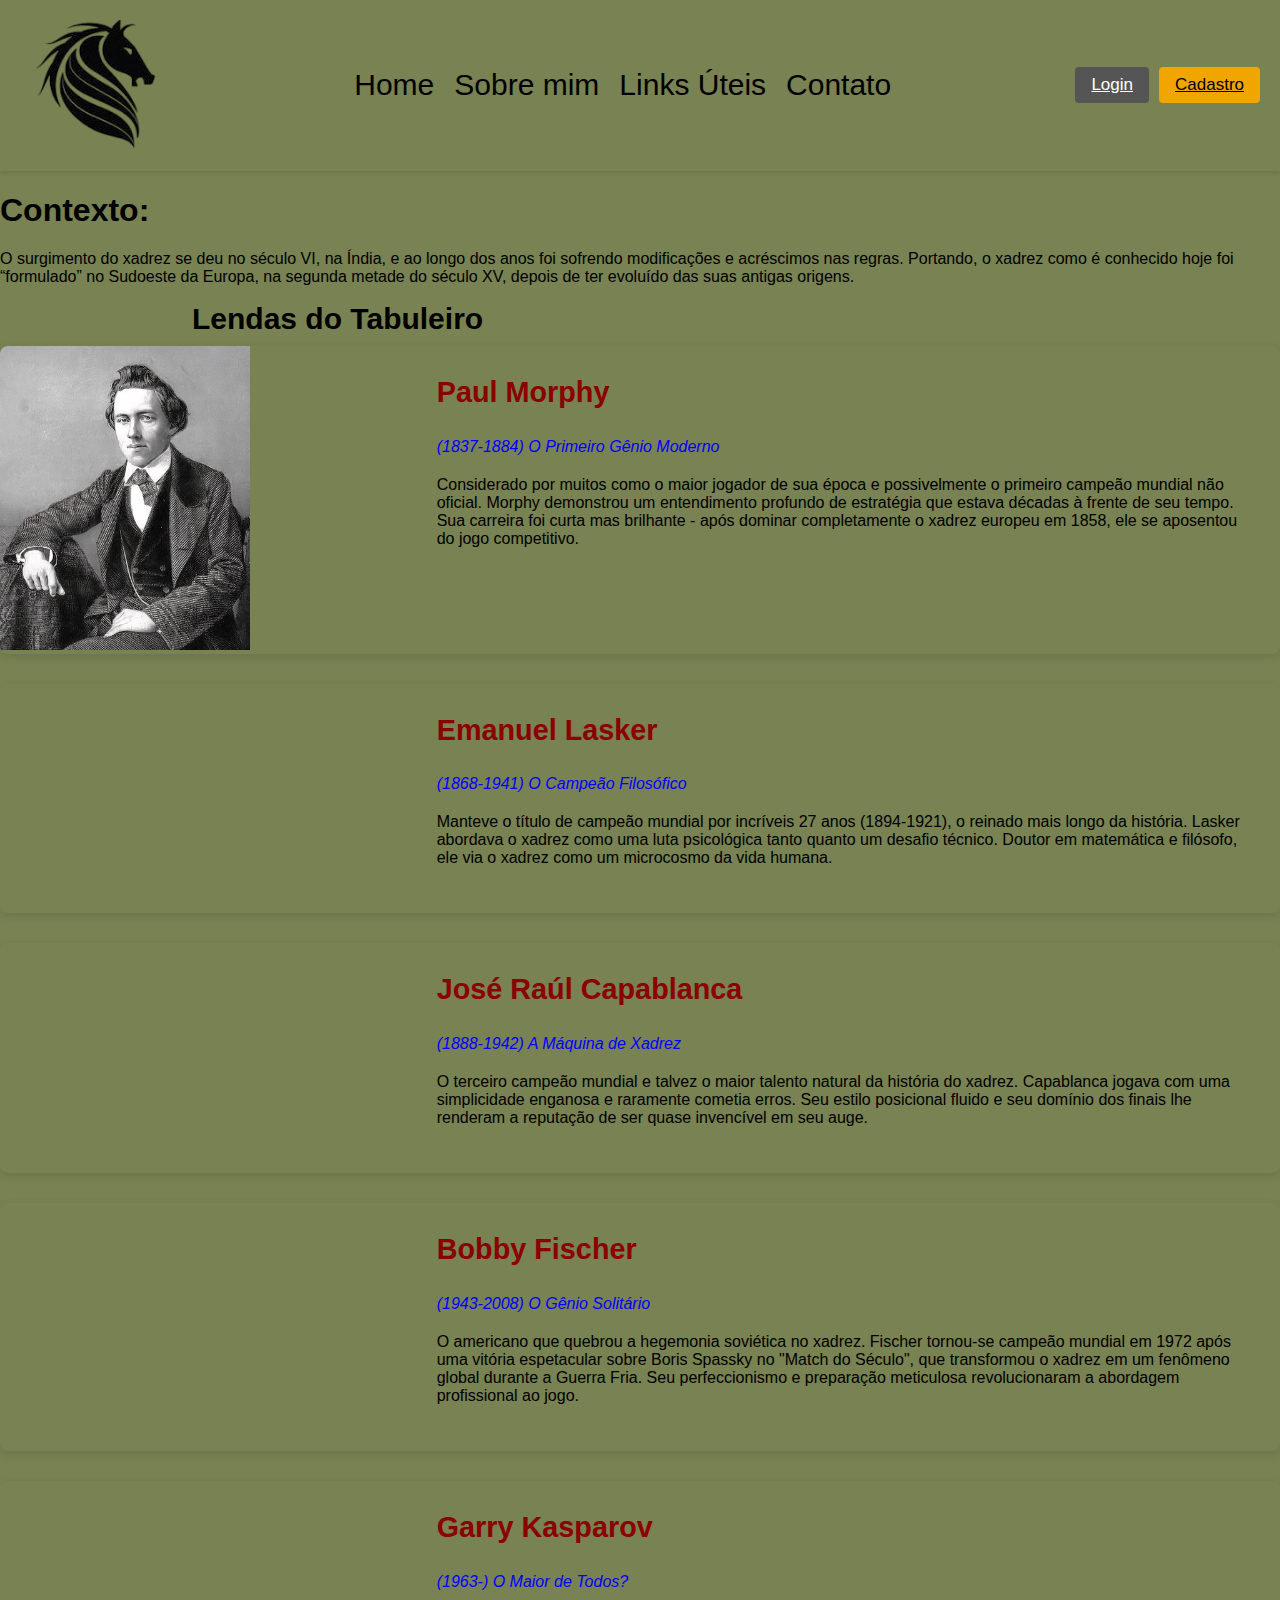
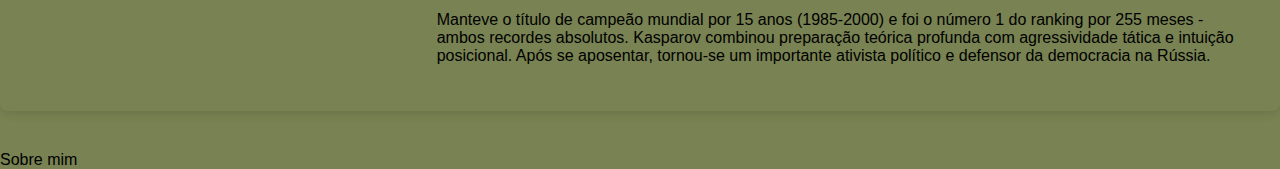
<file: web-data-viz-main/public/index.html>
<!DOCTYPE html>
<html lang="en">
<head>
    <meta charset="UTF-8">
    <meta name="viewport" content="width=device-width, initial-scale=1.0">
    <title>Xadrez Vivo</title>
    <link rel="stylesheet" href="css/style.css">
</head>
<body>
   <header>
        <img class="logo" src="assets/imgs/logo_cavalo-Photoroom.png" alt="Logo - Imagem de um cavalo" width="150px">
        <nav class="navbar"> 
            <ul class="nav-links">
                <li><a href="#">Home</a> </li>
                <li><a href="#">Sobre mim</a></li>
                <li> <a href="#">Links Úteis</a></li>
                <li><a href="#">Contato</a></li>
            </ul>
        </nav>
        <div class="buttons">
            <a href="login.html" class="login">Login</a>
            <a href="cadastro.html" class="cadastro">Cadastro</a>
        </div>
        
   </header>
   <main>
    <section>
        <h1>Contexto:</h1>
        <p>O surgimento do xadrez se deu no século VI, na Índia, e ao longo dos anos foi sofrendo modificações e acréscimos nas regras. Portando, o xadrez como é conhecido hoje foi “formulado” no Sudoeste da Europa, na segunda metade do século XV, depois de ter evoluído das suas antigas origens.   </p>
        </section>
   </main>
   <section class="jogadores">
    <h2>Lendas do Tabuleiro</h2>
    
    <div class="cartao-jogador">
        <div class="imagem-jogador" ><img src="assets/imgs/Paul_Morphy.jpg" alt="Imagem Paul_Morphy" width="250px"></div>
        <div class="informacao-jogador">
            <h3 class="nome-jogador">Paul Morphy</h3>
            <div class="ano-jogo">(1837-1884) O Primeiro Gênio Moderno</div>
            <p>Considerado por muitos como o maior jogador de sua época e possivelmente o primeiro campeão mundial não oficial. Morphy demonstrou um entendimento profundo de estratégia que estava décadas à frente de seu tempo. Sua carreira foi curta mas brilhante - após dominar completamente o xadrez europeu em 1858, ele se aposentou do jogo competitivo.</p>
        </div>
    </div>
    
    <div class="cartao-jogador">
        <div class="imagem-jogador"></div>
        <div class="informacao-jogador">
            <h3 class="nome-jogador">Emanuel Lasker</h3>
            <div class="ano-jogo">(1868-1941) O Campeão Filosófico</div>
            <p>Manteve o título de campeão mundial por incríveis 27 anos (1894-1921), o reinado mais longo da história. Lasker abordava o xadrez como uma luta psicológica tanto quanto um desafio técnico. Doutor em matemática e filósofo, ele via o xadrez como um microcosmo da vida humana.</p>
        </div>
    </div>
    
    <div class="cartao-jogador">
        <div class="imagem-jogador"></div>
        <div class="informacao-jogador">
            <h3 class="nome-jogador">José Raúl Capablanca</h3>
            <div class="ano-jogo">(1888-1942) A Máquina de Xadrez</div>
            <p>O terceiro campeão mundial e talvez o maior talento natural da história do xadrez. Capablanca jogava com uma simplicidade enganosa e raramente cometia erros. Seu estilo posicional fluido e seu domínio dos finais lhe renderam a reputação de ser quase invencível em seu auge.</p>
        </div>
    </div>
    
    <div class="cartao-jogador">
        <div class="imagem-jogador"></div>
        <div class="informacao-jogador">
            <h3 class="nome-jogador">Bobby Fischer</h3>
            <div class="ano-jogo">(1943-2008) O Gênio Solitário</div>
            <p>O americano que quebrou a hegemonia soviética no xadrez. Fischer tornou-se campeão mundial em 1972 após uma vitória espetacular sobre Boris Spassky no "Match do Século", que transformou o xadrez em um fenômeno global durante a Guerra Fria. Seu perfeccionismo e preparação meticulosa revolucionaram a abordagem profissional ao jogo.</p>
        </div>
    </div>
    
    <div class="cartao-jogador">
        <div class="imagem-jogador"></div>
        <div class="informacao-jogador">
            <h3 class="nome-jogador">Garry Kasparov</h3>
            <div class="ano-jogo">(1963-) O Maior de Todos?</div>
            <p>Manteve o título de campeão mundial por 15 anos (1985-2000) e foi o número 1 do ranking por 255 meses - ambos recordes absolutos. Kasparov combinou preparação teórica profunda com agressividade tática e intuição posicional. Após se aposentar, tornou-se um importante ativista político e defensor da democracia na Rússia.</p>
        </div>
    </div>
</section>
   <footer>
    <div>Sobre mim</div>
   </footer>
</body>
</html>

<script>
</script>
</file>
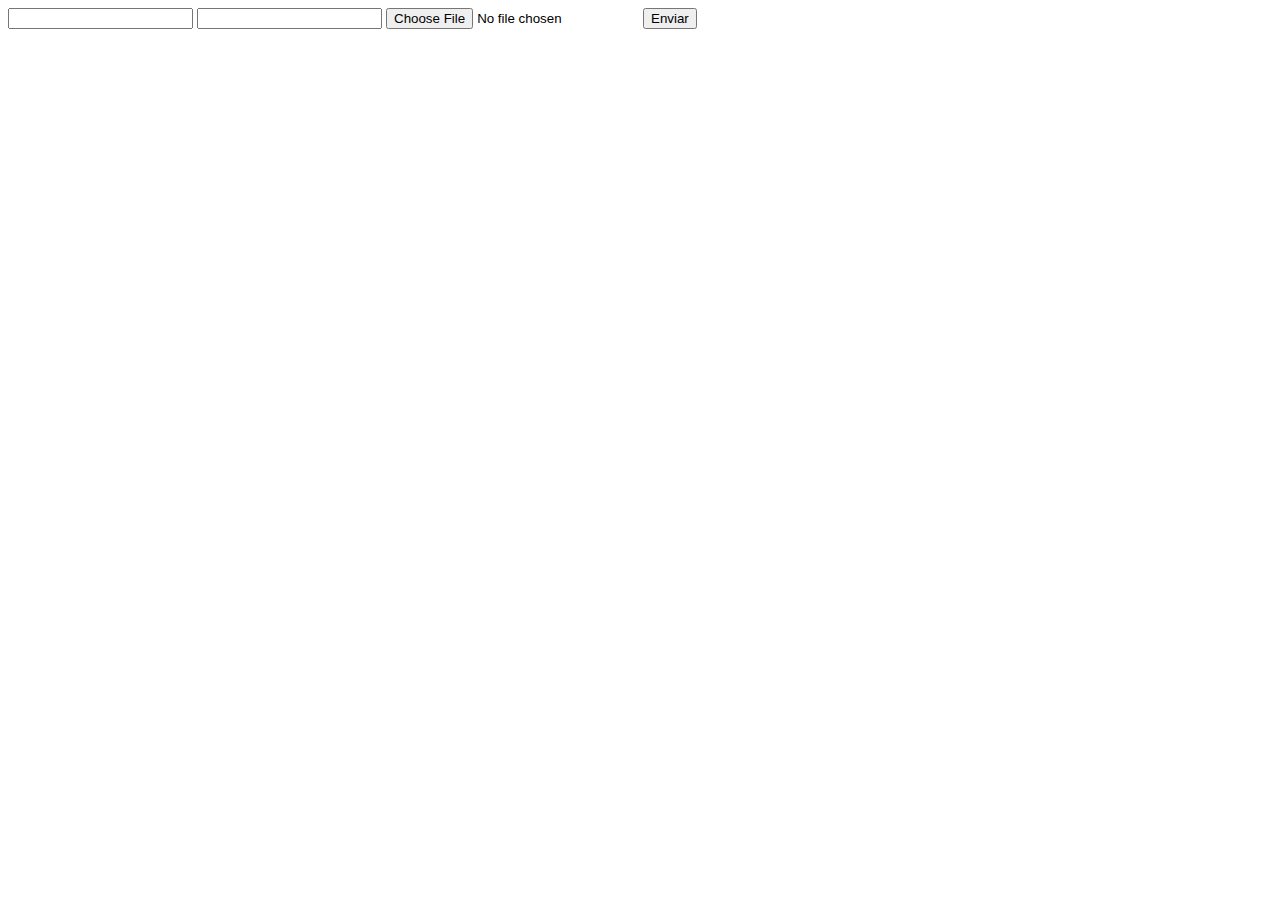
<file: web-data-viz-main/DOCUMENTOS_DE_APOIO/exemplo_de_upload_de_arquivo/public/index.html>
<!DOCTYPE html>
<html lang="en">

<head>
  <meta charset="UTF-8">
  <meta http-equiv="X-UA-Compatible" content="IE=edge">
  <meta name="viewport" content="width=device-width, initial-scale=1.0">
  <title>Upload</title>
</head>

<body>

  <div>
    <input name="nome" id="nome" type="text" />
    <input name="email" id="email" type="url" />
    <input name="foto" id="foto" type="file" />
    <button onclick="enviar()">Enviar</button>
  </div>

  <div id="container"></div>
</body>

</html>

<script>
  function enviar() {
    const formData = new FormData();
    formData.append('foto', foto.files[0])
    formData.append('nome', nome.value)
    formData.append('email', email.value)

    fetch("/usuarios/cadastro", {
      method: "POST",
      body: formData
    })
      .then(res => {
        window.location = "./perfil.html"
      })
      .catch(err => {
        console.log(err);
      })
  }
</script>
</file>
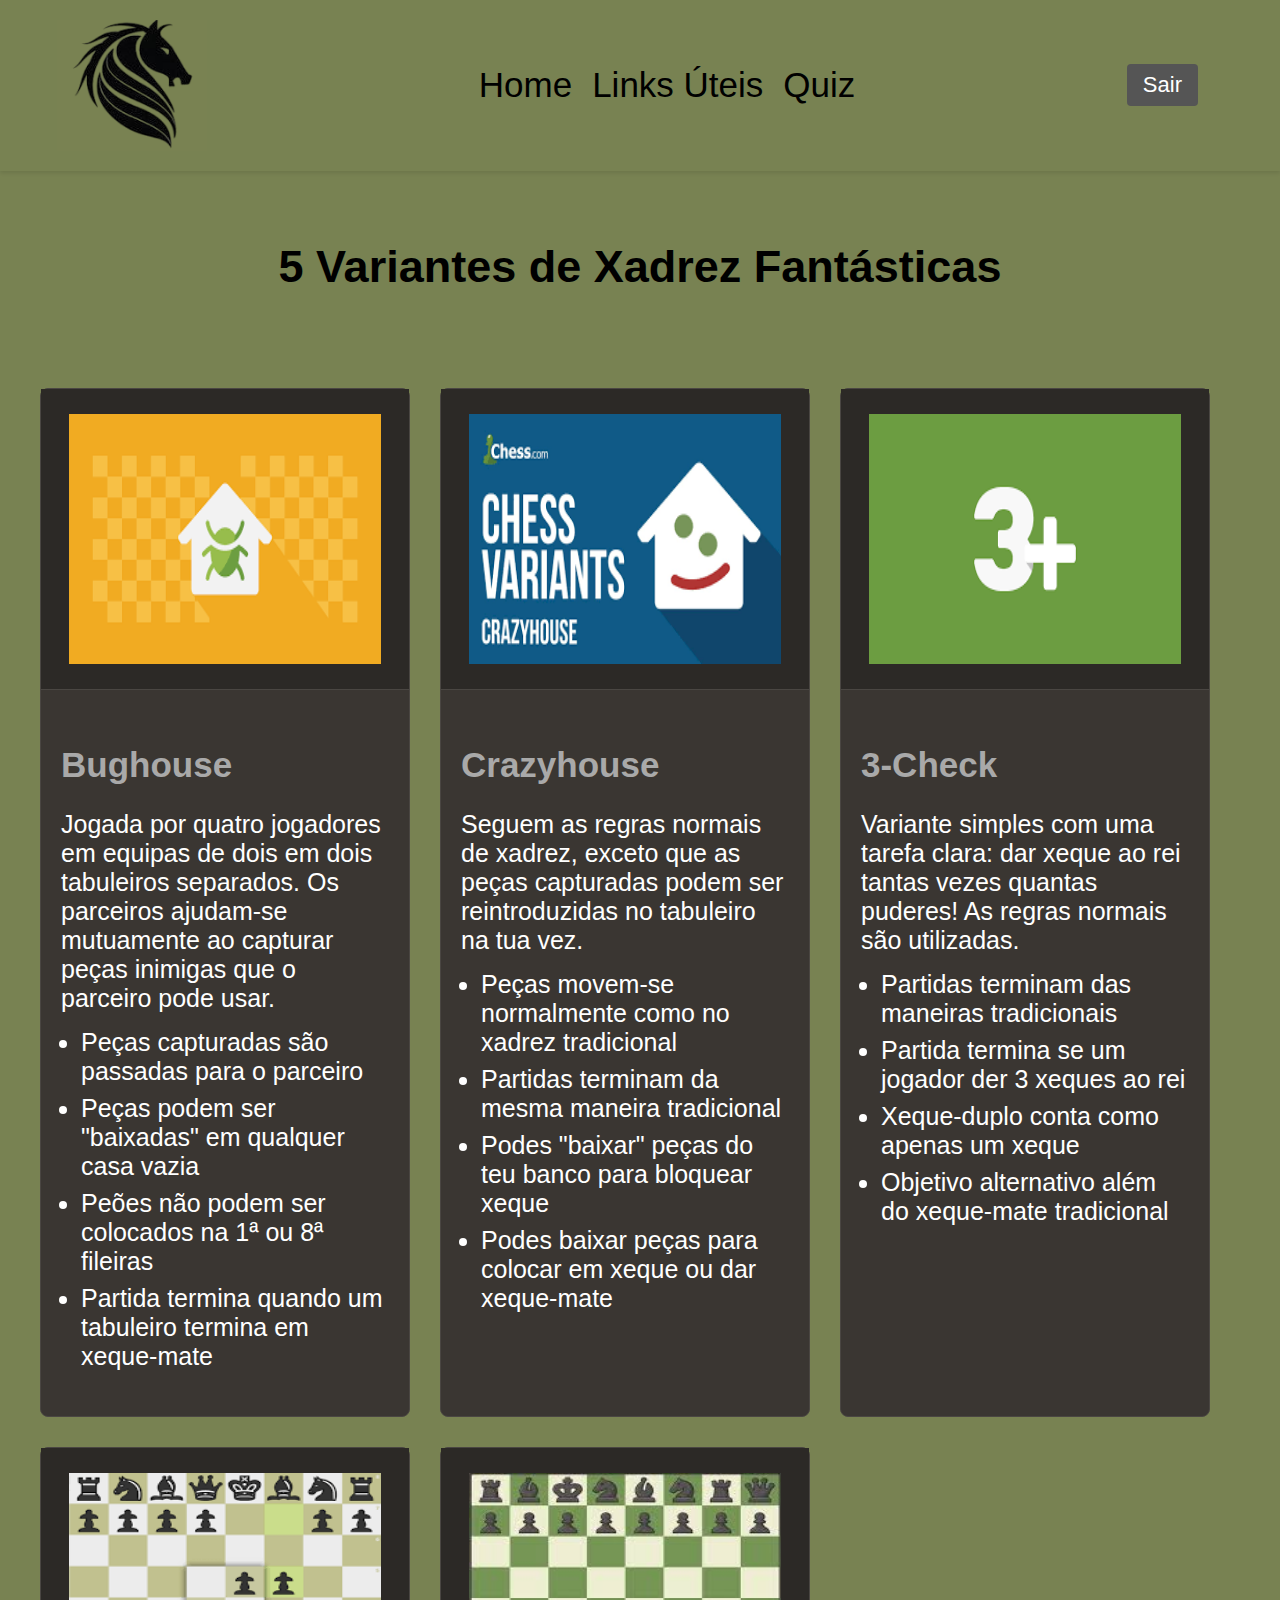
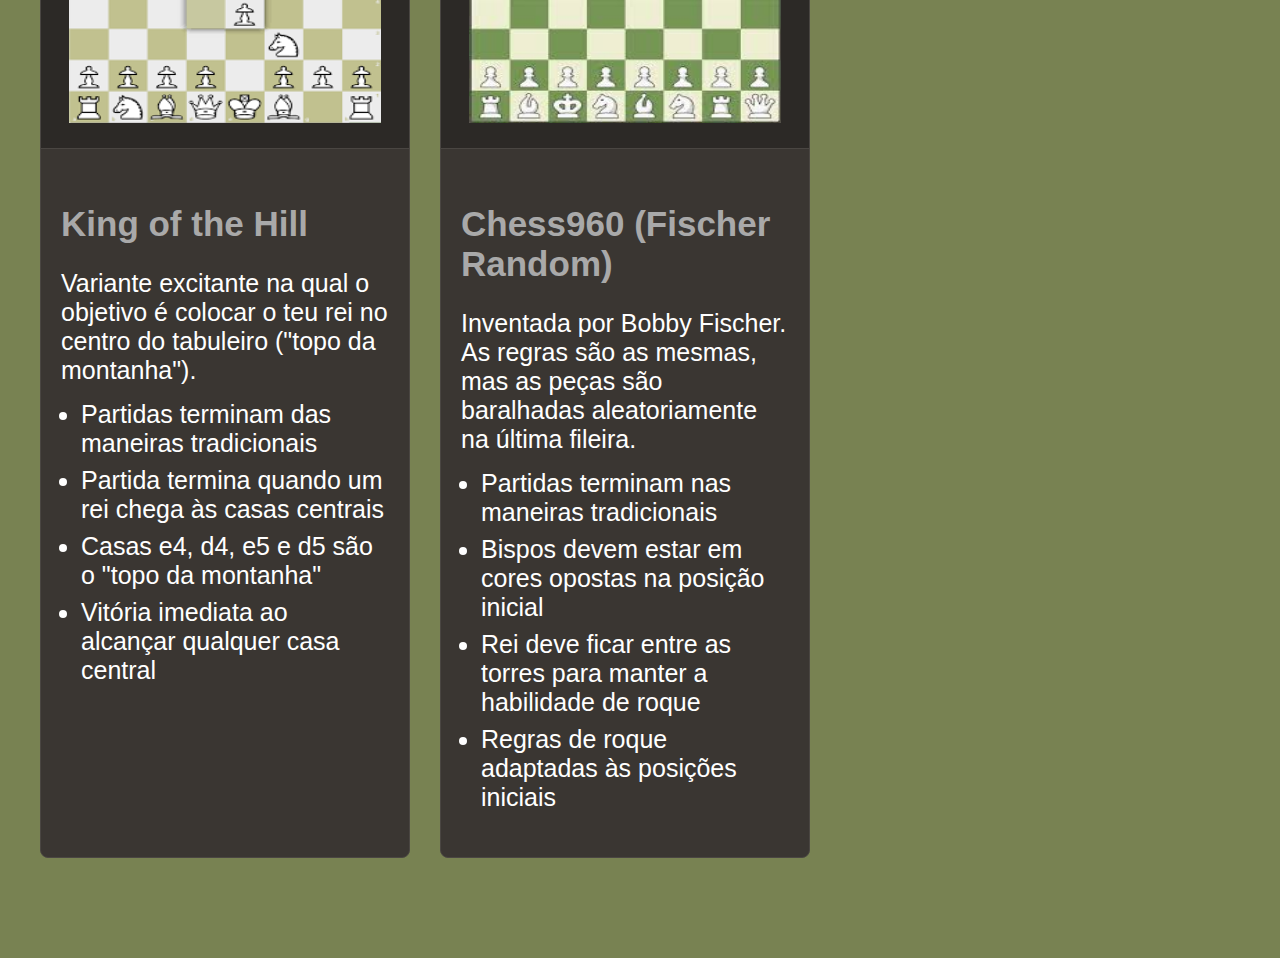
<file: web-data-viz-main/public/informacoes.html>
<!DOCTYPE html>
<html lang="pt-PT">
<head>
    <meta charset="UTF-8">
    <meta name="viewport" content="width=device-width, initial-scale=1.0">
    <title>Informações</title>
    <link rel="stylesheet" href="css/informacoes.css">
</head>
<body>
    <header>
        <img class="logo" src="assets/imgs/logo_cavalo-Photoroom.png" alt="Logo - Imagem de um cavalo" width="150px">
        <nav class="navbar"> 
            <ul class="nav-links">
                <li><a href="#">Home</a> </li>
                <li> <a href="#">Links Úteis</a></li>
                <li><a href="quiz.html">Quiz</a></li>
            </ul>
        </nav>
        <div class="buttons">
            <a href="index.html" class="sair">Sair</a>
        </div>
    </header>

    <section class="titulo">
        <div class="conteudo">
            <h1>5 Variantes de Xadrez Fantásticas</h1>
        </div>
    </section>

    <section class="sessao-variantes">
        <div class="conteudo">
            <div class="grade-variantes">
                <div class="cartao-variante">
                    <div class="imagem-variante">
                      <img src="assets/imgs/bughouse.png" alt="">
                    </div>
                    <div class="conteudo-variante">
                        <h3 class="titulo-variante">Bughouse</h3>
                        <p class="descricao-variante">Jogada por quatro jogadores em equipas de dois em dois tabuleiros separados. Os parceiros ajudam-se mutuamente ao capturar peças inimigas que o parceiro pode usar.</p>
                        <ul class="regras-variante">
                            <li>Peças capturadas são passadas para o parceiro</li>
                            <li>Peças podem ser "baixadas" em qualquer casa vazia</li>
                            <li>Peões não podem ser colocados na 1ª ou 8ª fileiras</li>
                            <li>Partida termina quando um tabuleiro termina em xeque-mate</li>
                        </ul>
                    </div>
                </div>

                <div class="cartao-variante">
                    <div class="imagem-variante">
                      <img src="assets/imgs/crazyhouse.png" alt="">
                    </div>
                    <div class="conteudo-variante">
                        <h3 class="titulo-variante">Crazyhouse</h3>
                        <p class="descricao-variante">Seguem as regras normais de xadrez, exceto que as peças capturadas podem ser reintroduzidas no tabuleiro na tua vez.</p>
                        <ul class="regras-variante">
                            <li>Peças movem-se normalmente como no xadrez tradicional</li>
                            <li>Partidas terminam da mesma maneira tradicional</li>
                            <li>Podes "baixar" peças do teu banco para bloquear xeque</li>
                            <li>Podes baixar peças para colocar em xeque ou dar xeque-mate</li>
                        </ul>
                    </div>
                </div>

                <div class="cartao-variante">
                    <div class="imagem-variante">
                      <img src="assets/imgs/3check.png" alt="">
                    </div>
                    <div class="conteudo-variante">
                        <h3 class="titulo-variante">3-Check</h3>
                        <p class="descricao-variante">Variante simples com uma tarefa clara: dar xeque ao rei tantas vezes quantas puderes! As regras normais são utilizadas.</p>
                        <ul class="regras-variante">
                            <li>Partidas terminam das maneiras tradicionais</li>
                            <li>Partida termina se um jogador der 3 xeques ao rei</li>
                            <li>Xeque-duplo conta como apenas um xeque</li>
                            <li>Objetivo alternativo além do xeque-mate tradicional</li>
                        </ul>
                    </div>
                </div>

                <div class="cartao-variante">
                    <div class="imagem-variante">
                      <img src="assets/imgs/king_of_the_hill.png" alt="">
                    </div>
                    <div class="conteudo-variante">
                        <h3 class="titulo-variante">King of the Hill</h3>
                        <p class="descricao-variante">Variante excitante na qual o objetivo é colocar o teu rei no centro do tabuleiro ("topo da montanha").</p>
                        <ul class="regras-variante">
                            <li>Partidas terminam das maneiras tradicionais</li>
                            <li>Partida termina quando um rei chega às casas centrais</li>
                            <li>Casas e4, d4, e5 e d5 são o "topo da montanha"</li>
                            <li>Vitória imediata ao alcançar qualquer casa central</li>
                        </ul>
                    </div>
                </div>

                <div class="cartao-variante">
                    <div class="imagem-variante">
                      <img src="assets/imgs/chess960.jpg" alt="">
                    </div>
                    <div class="conteudo-variante">
                        <h3 class="titulo-variante">Chess960 (Fischer Random)</h3>
                        <p class="descricao-variante">Inventada por Bobby Fischer. As regras são as mesmas, mas as peças são baralhadas aleatoriamente na última fileira.</p>
                        <ul class="regras-variante">
                            <li>Partidas terminam nas maneiras tradicionais</li>
                            <li>Bispos devem estar em cores opostas na posição inicial</li>
                            <li>Rei deve ficar entre as torres para manter a habilidade de roque</li>
                            <li>Regras de roque adaptadas às posições iniciais</li>
                        </ul>
                    </div>
                </div>
            </div>
        </div>
    </section>




    <footer>

    </footer>
</body>
</html>
</file>
<file: web-data-viz-main/public/css/style.css>
body {
    font-family: Arial, sans-serif;
    margin: 0;
    padding: 0;
    background-color: #788252;
}
header {
    display: flex;
    justify-content: space-between;
    align-items: center;
    padding: 20px;
    box-shadow: 0 2px 4px rgba(0,0,0,0.1);
}
.navbar ul {
    display: flex;
    list-style: none;
    gap: 20px;
    margin: 0;
    padding: 0;
    font-size: 30px;
}
.navbar a {
    text-decoration: none;
    color: black;
}
li a{
color: black;
transition: all 0.3s 0s;
}
li a:hover{
color: #0d3c94;
}
.buttons {
    display: flex;
    gap: 10px;
}
.buttons a {
    padding: 8px 16px;
    border: none;
    border-radius: 4px;
    cursor: pointer;
}
.login {
    background: #555;
    color: white;
    font-size: 17px;
}
.login:hover{
    color: black;
    transition: all 0.3s 0s;
}
.cadastro {
    background: #f0a500;
    color: black;
    font-size: 17px;
}
.cadastro:hover{
    color:#0d3c94;
    transition: all 0.3s 0s;
}

/* Contexto */  
.contexto{
    border-radius: 6px;
    margin: 10px 0px 0px 200px; 
    width: 100%; 
    align-items: center; 
    gap: 30px; 
    padding: 20px;
    justify-content: space-between;
    display: flex;
    
}
.contexto h1{
margin: 20px 30px 0px 0px;
}

.texto-contexto{
    margin: 10px 50px 15px 150px;
    font-size:25px;
}
.contexto-img{
    width: 200%;
    height: 400px;
}
.contexto-img img{
    height: 80%;
    margin-top: 50px;
}

 /*jogadores */
.jogadores {
    margin-bottom: 40px;
}

.cartao-jogador {
    display: flex;
    background-color:  #788252;
    margin-bottom: 30px;
    border-radius: 8px;
    overflow: hidden;
    box-shadow: 0 3px 10px rgba(0, 0, 0, 0.1);
}

.imagem-jogador {
    flex: 1;
    min-width: 300px;
    background-size: cover;
    background-position: center;
}

.informacao-jogador {
    flex: 2;
    padding: 30px;
}

.nome-jogador {
    color: #8b0000;
    margin-top: 0;
    font-size: 1.8em;
}

.ano-jogo {
    font-style: italic;
    color: blue;
    margin-bottom: 20px;
}



/* linha do tempo*/
h2{
    font-size: 30px;
    margin: 10px 15% 10px 15%;
}
.linha-tempo-container {
    position: relative;
    max-width: 1200px;
    margin: 0 auto;
    padding: 40px 0;
}

.linha-tempo-container:after {
    content: '';
    position: absolute;
    width: 6px;
    background-color: #8b0000;
    top: 0;
    bottom: 0;
    left: 50%;
    margin-left: -3px;
    z-index: 0;
}

.linha-tempo-item {
    padding: 10px 40px;
    position: relative;
    width: 50%;
    box-sizing: border-box;
}

.linha-tempo-item:after {
    content: '';
    position: absolute;
    width: 25px;
    height: 25px;
    background-color: #fff;
    border: 4px solid #8b0000;
    border-radius: 50%;
    top: 15px;
    z-index: 1;
}

.linha-tempo-item.esquerda {
    left: 0;
}

.linha-tempo-item.direita {
    left: 50%;
}

.linha-tempo-item.esquerda:after {
    right: -12px;
}

/*Bolinha dos itens*/
.linha-tempo-item.direita:after {
    left: -12px;
}

/* Triângulo do balão */
.linha-tempo-item.esquerda:before {
    content: " ";
    height: 0;
    position: absolute;
    top: 22px;
    width: 0;
    z-index: 1;
    right: 30px;
    border: medium solid #fff;
    border-width: 10px 0 10px 10px;
    border-color: transparent #fff;
}

.linha-tempo-item.direita:before {
    content: " ";
    height: 0;
    position: absolute;
    top: 22px;
    width: 0;
    z-index: 1;
    left: 30px;
    border: medium solid #fff;
    border-width: 10px 10px 10px 0;
    border-color: transparent #fff;
}

.linha-tempo-conteudo {
    background-color: #fff;
    padding: 22px;
    border-radius: 6px;
    position: relative;
}

.linha-tempo-conteudo p{
    font-size: 22px;
}

.linha-tempo-ano {
    font-weight: bold;
    color: #8b0000;
    margin-bottom: 10px;
    font-size: 20px;
}

/* frase de efeito ao longo do site */
.frase-efeito {
    text-align: center;
    padding: 30px;
    background-color: #1a1a1a;
    font-size: 22px;
    color: #e8e0c9;
    border-radius: 8px;
    margin: 50px 50px 0px 50px;
}
</file>
<file: web-data-viz-main/public/css/informacoes.css>
body {
    font-family: Arial, sans-serif;
    margin: 0;
    padding: 0;
    background-color: #788252;
    }
header {
    display: flex;
    justify-content: space-between;
    align-items: center;
    padding: 20px;
    box-shadow: 0 2px 4px rgba(0,0,0,0.1);
    }
header img{
margin-left: 3%;
    }
.navbar ul {
    display: flex;
    list-style: none;
    gap: 20px;
    margin: 0;
    padding: 0;
    font-size: 35px;
    }
.navbar a {
    text-decoration: none;
    color: black;
    }
li a{
color: black;
transition: all 0.3s 0s;
    }
li a:hover{
color: #0d3c94;
    }
.buttons {
    display: flex;
    gap: 10px;
    margin-right: 5%;
    }
.buttons a {
    padding: 8px 16px;
    border: none;
    border-radius: 4px;
    cursor: pointer;
    }
.sair {
    background: #555;
    color: white;
    font-size: 22px;
    text-decoration: none;
    }
.sair:hover{
    color: black;
    transition: all 0.3s 0s;
    }
.titulo {
    text-align: center;
    padding: 40px 0;
    }
.titulo h1 {
    font-size: 45px;
    margin-bottom: 15px;
    color: black;
    }
.conteudo {
    width: 1200px;
    margin: 0 auto;
    padding: 0 20px;
    }
.sessao-variantes {
    padding: 40px 0;
    justify-content: space-between;
    }
.grade-variantes {
    display: grid;
    grid-template-columns: 370px 370px 370px; /*para deixar os cartões "alinhados" como estão*/
    gap: 30px;
    }
.cartao-variante {
    background-color: #3A3632;
    border-radius: 8px;
    border: 1px solid #4A4642;
    }
.imagem-variante {
    width: 100%;
    height: 300px;
    background-color: #2C2926;
    display: flex;
    align-items: center;
    justify-content: center;
    color: #A9A9A9;
    font-size: 0.9rem;
    border-bottom: 1px solid #4A4642;
    }
.imagem-variante img{
    width: 85%;
    height: 250px;
}  
.conteudo-variante {
    padding: 20px;
    font-size: 25px;
    }
.titulo-variante {
    font-size:35px;
    margin-bottom: 15px;
    color: #A9A9A9;
    }
.descricao-variante {
    margin-bottom: 15px;
    color: white;
    }
.regras-variante {
    margin-top: 15px;
    padding-left: 20px;
    }
.regras-variante li {
    margin-bottom: 8px;
    color: white;
    }
footer {
    padding: 40px 0 20px;
    }

/* Seção links Úteis */
.links-uteis {
    padding: 40px 20px;
}

.titulo-secao {
    margin:  10px 0px 30px 18%;
    font-size: 40px;
    color: black;
}

.container-links {
    display: flex;
    justify-content: center;
    gap: 25px;
    max-width: 1200px;
    margin: 0 auto;
}

.cartao-link {
    background: #2C2926;
    border-radius: 10px;
    padding: 25px;
    width: 100%;    
}

.cabecalho-link {
    display: flex;
    align-items: center;
    gap: 15px;
    margin-bottom: 15px;
}

.cabecalho-link img {
    width: 100px;
    height: 100px;
}

.cartao-link h3 {
    color: #A9A9A9;
    margin: 0;
    font-size: 27px;
}

.cartao-link p {
    color: white;
    font-size: 30px;
    margin-bottom: 20px;
}

.botao-link {
    background: #3498db;
    color: white;
    padding: 10px 20px;
    border-radius: 5px;
    text-decoration: none;
}

.botao-link:hover {
    background: #2980b9;
}

.frase-efeito {
    text-align: center;
    padding: 30px;
    background-color: #2C2926;
    font-size: 22px;
    color: #e8e0c9;
    border-radius: 8px;
    margin: 50px 50px 0px 50px;
}
</file>
